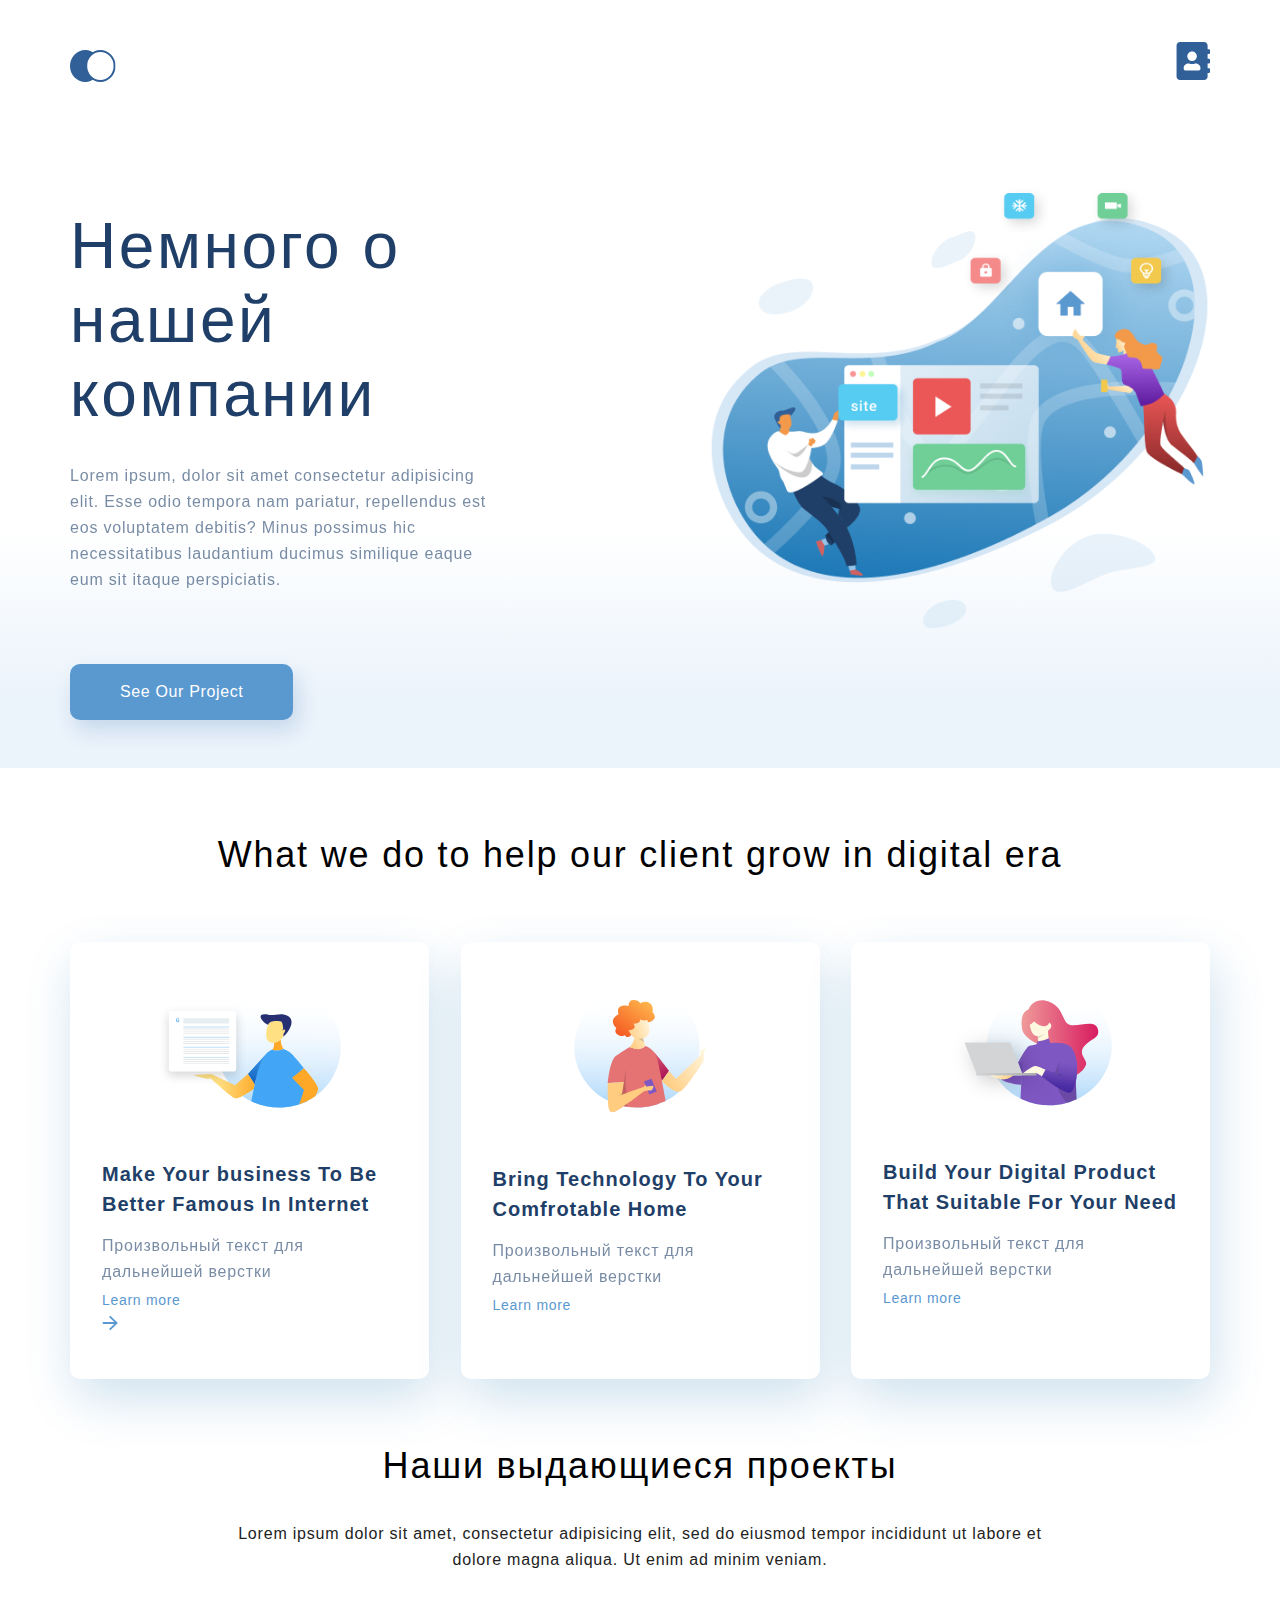
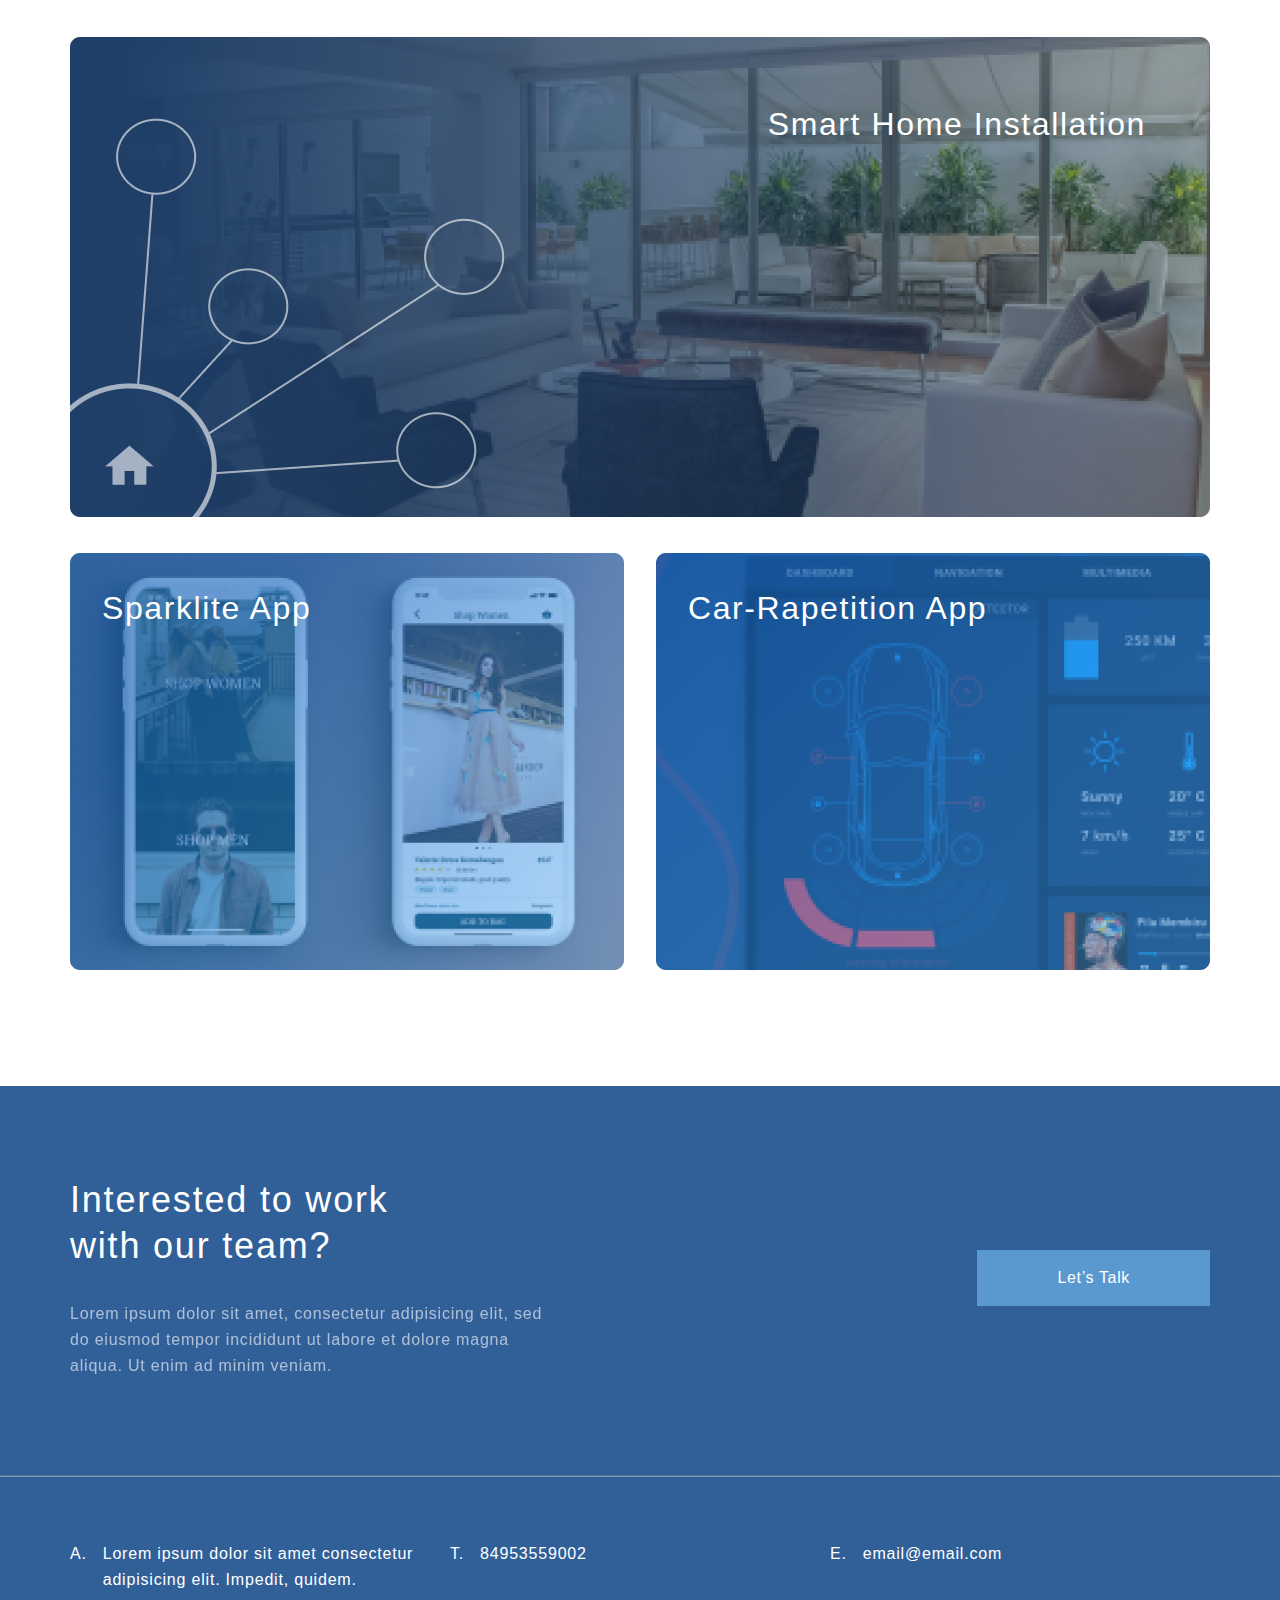
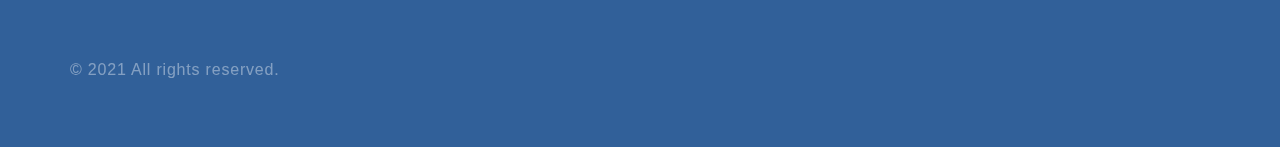
<file: index.html>
<!DOCTYPE html>
<html lang="en">

<head>
    <meta charset="UTF-8">
    <meta http-equiv="X-UA-Compatible" content="IE=edge">
    <meta name="viewport" content="width=device-width, initial-scale=1.0">
    <title>Document</title>
    <link rel="stylesheet" href="style.css">
</head>

    <body>
        <div class="top">
            <div class="container top__box">
                <ul class="header">
                    <li><a href="index.html"><img src="img/logo.svg" alt="logo"></a></li>
                    <li><a href="contacts.html"><img src="img/contact.svg" alt="contacts"></a></li>
                </ul>
                <div class="top__info">
                    <h1 class="top__heading">Немного о нашей компании</h1>
                    <p class="text top__text">Lorem ipsum, dolor sit amet consectetur adipisicing elit. Esse odio tempora nam pariatur, repellendus est eos voluptatem debitis? Minus possimus hic necessitatibus laudantium ducimus similique eaque eum sit itaque perspiciatis.</p>
                    <a href="#" class="top__button">See Our Project</a>
                </div>
            </div>
        </div>

        <div class="what-we-do container">
            <h3 class="heading">What we do to help our client grow in digital era</h3>
            <div class="card-box">
                <div class="card">
                    <img class="card__img" src="img/card1.svg" alt="card 1">
                    <h4 class="card__heading_mini">Make Your business To Be
                        Better Famous In Internet</h4>   
                    <p class="text">Произвольный текст для дальнейшей верстки</p>
                    <a class="card__link" href="#">Learn more</a> 
                    <a href="#"><img src="img/card_arrow.svg" alt="card-arrow"></a>
                </div>
                <div class="card">
                    <img class="card__img" src="img/card2.svg" alt="card 2">
                    <h4 class="card__heading_mini">Bring Technology To Your 
                        Comfrotable Home</h4>   
                    <p class="text">Произвольный текст для дальнейшей верстки</p>
                    <a class="card__link" href="#">Learn more</a>
                </div>
                <div class="card">
                    <img class="card__img" src="img/card3.svg" alt="card 3">
                    <h4 class="card__heading_mini">Build Your Digital Product
                        That Suitable For Your Need</h4>   
                    <p class="text">Произвольный текст для дальнейшей верстки</p>
                    <a class="card__link" href="#">Learn more</a>
                </div>
            </div>
        </div>

        <div class="project container">
            <h3 class="heading">Наши выдающиеся проекты</h3>
            <p class="text project__text_top">Lorem ipsum dolor sit amet, consectetur adipisicing elit, sed do eiusmod tempor incididunt ut labore et dolore magna aliqua. Ut enim ad minim veniam.</p>  
            <div class="project__item">
                <img class="project__img" src="img/project01.png" alt="photo1">
                <p class="project__text">Smart Home Installation</p>
            </div>
            <div class="project__parent">
                <div class="project__item project__item_margin">
                    <img class="project__img" src="img/project02.png" alt="photo2">
                    <p class="project__text project__text_mini">Sparklite App</p>
                </div>
                <div class="project__item">
                    <img class="project__img" src="img/project03.png" alt="photo3">
                    <p class="project__text project__text_mini">Car-Rapetition App</p>
                </div>
            </div>
        </div>

        <div class="footer">
            <div class="container">
                <div class="footer__top">
                    <div class="footer__text">
                        <h3 class="heading footer__heading">Interested to work
                        with our team?</h3>
                        <p class="text footer__texting">Lorem ipsum dolor sit amet, consectetur adipisicing elit, sed do eiusmod tempor incididunt ut labore et dolore magna aliqua. Ut enim ad minim veniam.</p>
                    </div>
                    <a href class="footer__button_talk">Let’s Talk</a>
                </div>
            </div>
            <hr>
            <div class="container">
                <div class="footer__bottom">
                    <ul class="footer__info">
                        <li class="footer__list">Lorem ipsum dolor sit amet consectetur adipisicing elit. Impedit, quidem.</li>
                        <li class="footer__list">84953559002</li>
                        <li class="footer__list">email@email.com</li>
                    </ul>
                    <div class="footer__copy">
                        <p class="text footer__copy_text">&copy 2021 All rights reserved.</p>
                    </div>
                </div>
            </div>
        </div>
    </body>
</html>
</file>
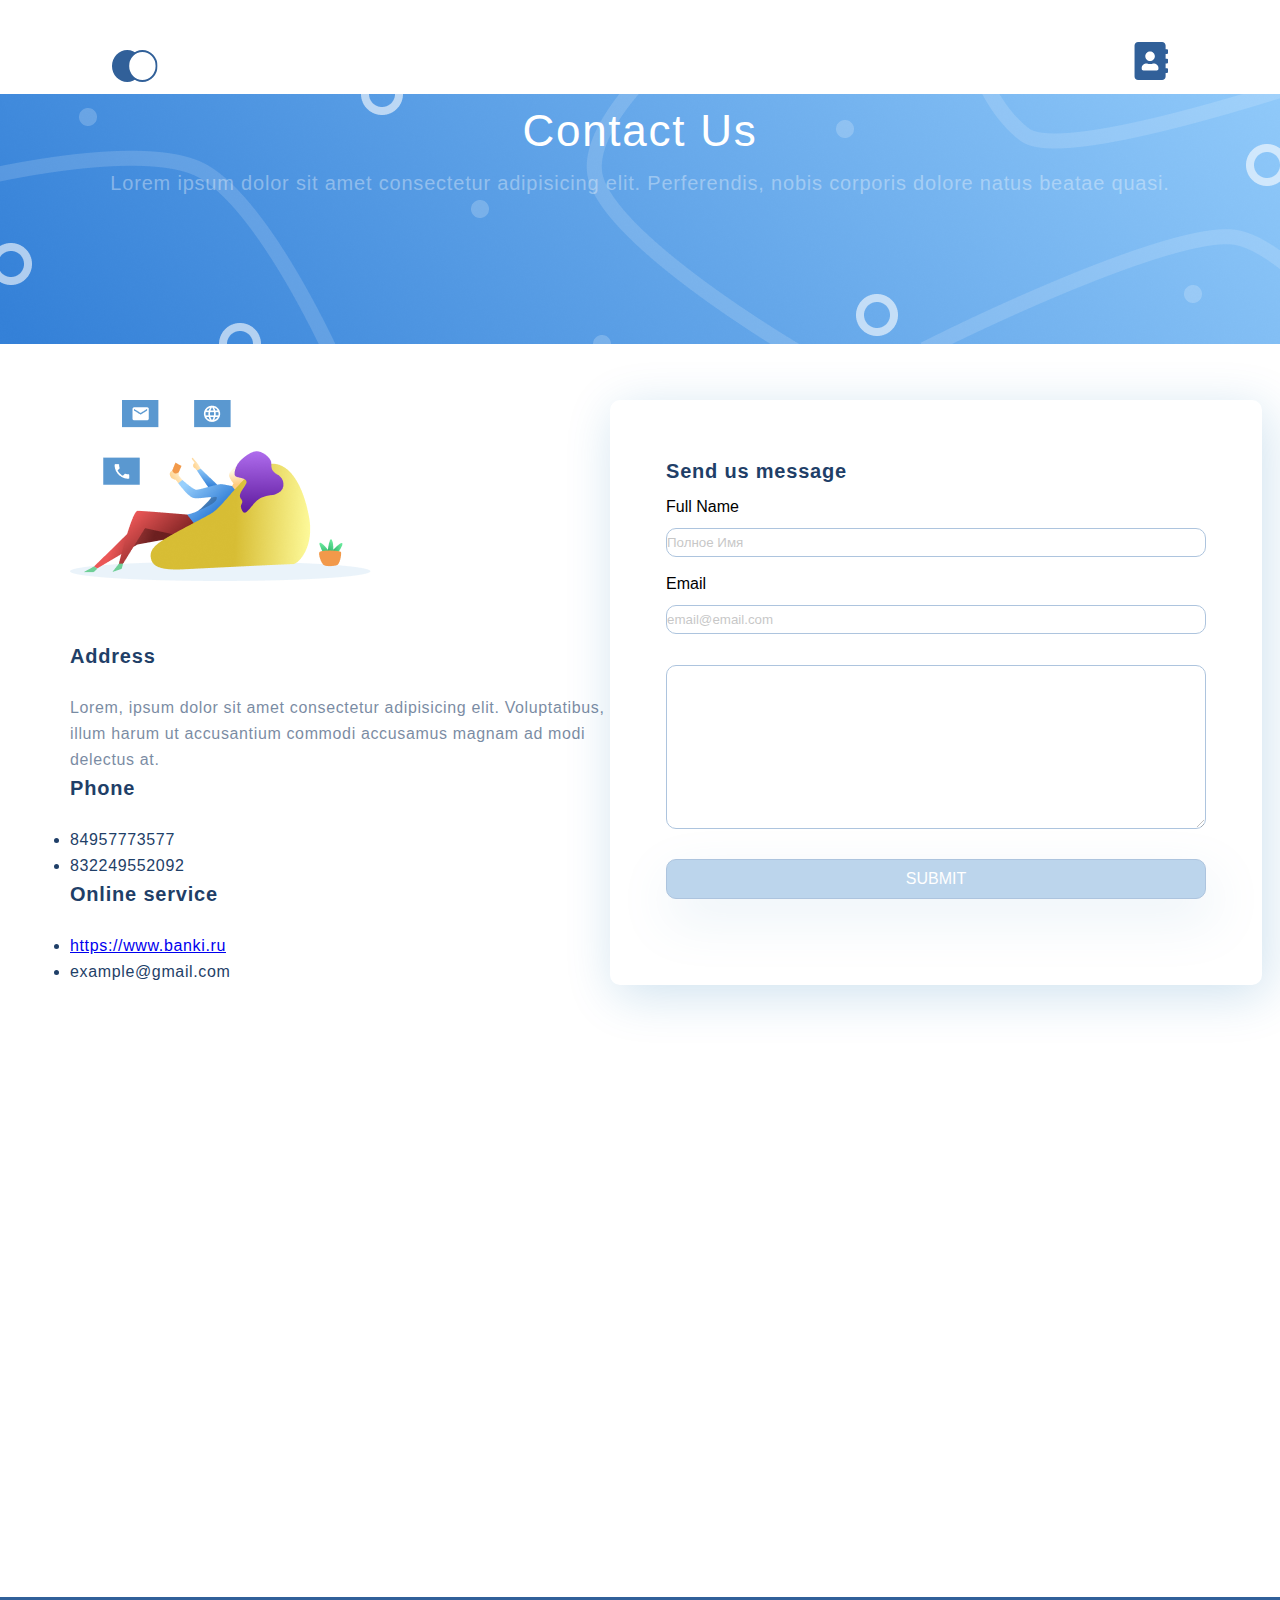
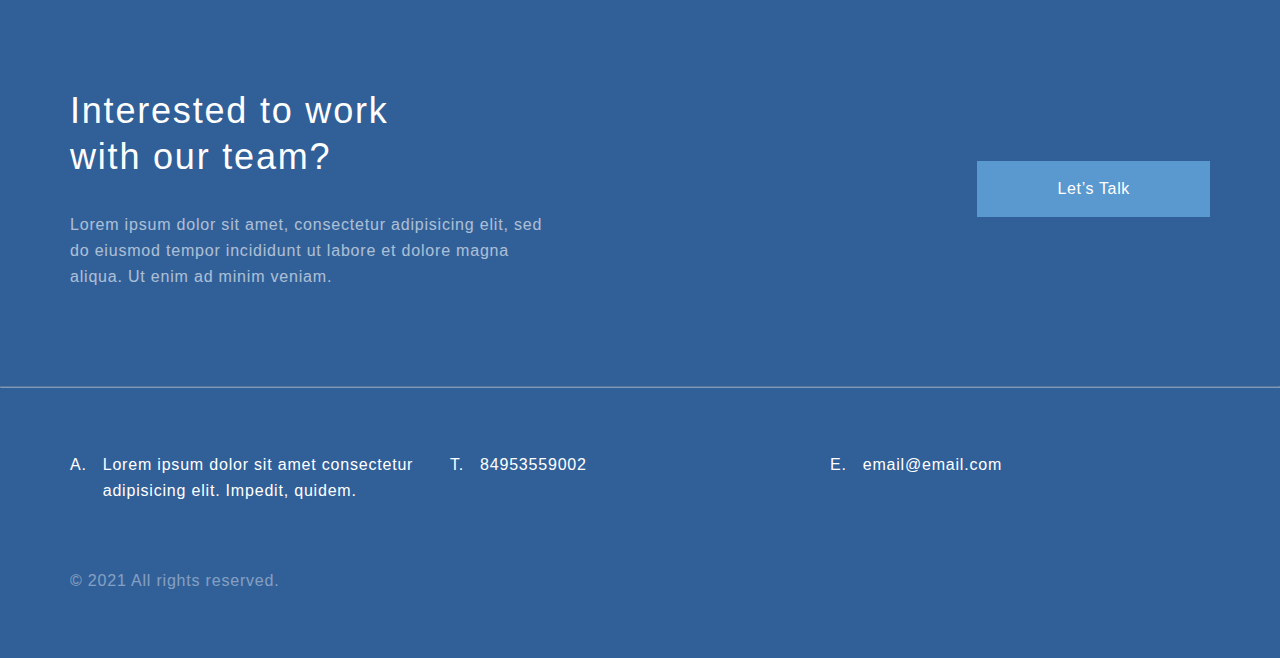
<file: contacts.html>
<!DOCTYPE html>
<html lang="en">
<head>
    <meta charset="UTF-8">
    <meta http-equiv="X-UA-Compatible" content="IE=edge">
    <meta name="viewport" content="width=device-width, initial-scale=1.0">
    <title>Document</title>
    <link rel="stylesheet" href="style.css">
</head>
<body>
    <div class="top contact__top">
        <ul class="header contact__header">
            <li><a href="index.html"><img src="img/logo.svg" alt="logo"></a></li>
            <li><a href="contacts.html"><img src="img/contact.svg" alt="contacts"></a></li>
        </ul>
           
        <div class="contact__top_text">
                <!--img class="contact_img" src="img/contact_us.png" alt="contact us">-->
            <h2 class="contact__toptext">Contact Us</h2>
            <p class="text contact_toptext_mini ">Lorem ipsum dolor sit amet consectetur adipisicing elit. Perferendis, nobis corporis dolore natus beatae quasi.</p> 
        </div>
    </div>

    <form action="#" class="container contact__main">
        <div class="contact__main_box">
            <div class="contact__info">
                <img class="contact__img" src="img/Group_contact.png" alt="picture">
                <h4 class="contact__text_form">Address</h4>
                <p class="text contact__text_form_mini">Lorem, ipsum dolor sit amet consectetur adipisicing elit. Voluptatibus, illum harum ut accusantium commodi accusamus magnam ad modi delectus at.</p>
                <h4 class="contact__text_form">Phone</h4>
                    <ul class="contact__text_form_mini">
                        <li>84957773577</li>
                        <li>832249552092</li>
                    </ul>
                <h4 class="contact__text_form">Online service</h4>
                    <ul class="contact__text_form_mini">
                        <li><a href="https://www.banki.ru" target="_blank">https://www.banki.ru</a></li>
                        <li>example@gmail.com</li>
                    </ul>
            </div>
            <div class="form">
                <h4 class="contact__text_form">Send us message</h4>
                Full Name <input class="form__mainly_slyle" type="text" size="30" placeholder="Полное Имя"><br>
                Email <input class="form__mainly_slyle" type="email" placeholder="email@email.com"><br>
                <textarea class="form__mainly_slyle" name="Message" id="" cols="30" rows="10"></textarea><br>
                <input class="form__mainly_slyle form__another_style" type="submit"  value="Submit"><br>
            </div>        
        </div>

    </form>

    <div class="container">
        <iframe src="https://yandex.ru/map-widget/v1/?um=constructor%3A7b7342a28fceca80e0fe65a55875b0103b36734952556844003b3a6d5a921692&amp;source=constructor" width="100%" height="400" frameborder="0"></iframe>
    </div>

        <div class="footer">
            <div class="container">
                <div class="footer__top">
                    <div class="footer__text">
                        <h3 class="heading footer__heading">Interested to work
                        with our team?</h3>
                        <p class="text footer__texting">Lorem ipsum dolor sit amet, consectetur adipisicing elit, sed do eiusmod tempor incididunt ut labore et dolore magna aliqua. Ut enim ad minim veniam.</p>
                    </div>
                    <a href class="footer__button_talk">Let’s Talk</a>
                </div>
            </div>
            <hr>
            <div class="container">
                <div class="footer__bottom">
                    <ul class="footer__info">
                        <li class="footer__list">Lorem ipsum dolor sit amet consectetur adipisicing elit. Impedit, quidem.</li>
                        <li class="footer__list">84953559002</li>
                        <li class="footer__list">email@email.com</li>
                    </ul>
                    <div class="footer__copy">
                        <p class="text footer__copy_text">&copy 2021 All rights reserved.</p>
                    </div>
                </div>
            </div>
        </div>
</body>
</html>
</file>
<file: style.css>
* {
  margin: 0;
  padding: 0;
}

body {
  font-family: sans-serif;
}

.container {
  max-width: 1140px;
  margin: 0 auto;
}

.text {
  font-size: 16px;
  line-height: 26px;
  color: #1F3F68;
  letter-spacing: 0.05em;
  opacity: 0.6;
}

.heading {
  font-size: 36px;
  text-align: center;
  font-weight: 300;
  line-height: 46px;
  letter-spacing: 0.05em;
}

.top {
  min-height: 768px;
  background: -webkit-gradient(linear, left bottom, left top, color-stop(8.84%, #EBF3FB), color-stop(31.12%, rgba(152, 195, 232, 0)));
  background: linear-gradient(0deg, #EBF3FB 8.84%, rgba(152, 195, 232, 0) 31.12%);
}

.top .header {
  list-style-type: none;
  display: -webkit-box;
  display: -ms-flexbox;
  display: flex;
  -webkit-box-pack: justify;
      -ms-flex-pack: justify;
          justify-content: space-between;
  padding-top: 42px;
}

.top__box {
  display: -webkit-box;
  display: -ms-flexbox;
  display: flex;
  -webkit-box-orient: vertical;
  -webkit-box-direction: normal;
      -ms-flex-direction: column;
          flex-direction: column;
  height: 100%;
}

.top__info {
  padding-top: 115px;
  -webkit-box-flex: 1;
      -ms-flex-positive: 1;
          flex-grow: 1;
  background-image: url(img/top__back.png);
  background-repeat: no-repeat;
  background-position: right center;
  background-size: 44%;
}

.top__heading {
  width: 510px;
  font-size: 64px;
  font-weight: 300;
  color: #1F3F68;
  line-height: 74px;
  letter-spacing: 0.04em;
  margin-bottom: 32px;
}

.top__text {
  width: 425px;
}

.top__button {
  font-size: 16px;
  line-height: 26px;
  text-align: center;
  letter-spacing: 0.04em;
  color: #FFFFFF;
  background: #5A98D0;
  -webkit-box-shadow: 5px 10px 20px rgba(53, 110, 173, 0.2);
          box-shadow: 5px 10px 20px rgba(53, 110, 173, 0.2);
  border-radius: 10px;
  padding: 15px 50px;
  text-decoration: none;
  display: inline-block;
  margin-top: 71px;
}

.what-we-do {
  padding-top: 64px;
}

.what-we-do .card-box {
  display: -webkit-box;
  display: -ms-flexbox;
  display: flex;
  -webkit-box-pack: justify;
      -ms-flex-pack: justify;
          justify-content: space-between;
  padding-top: 64px;
  padding-bottom: 64px;
}

.what-we-do .card-box .card {
  width: 359px;
  padding: 44px 32px;
  -webkit-box-sizing: border-box;
          box-sizing: border-box;
  -webkit-box-shadow: 5px 20px 50px rgba(16, 112, 177, 0.2);
          box-shadow: 5px 20px 50px rgba(16, 112, 177, 0.2);
  border-radius: 10px;
  background-color: #fff;
  display: -webkit-box;
  display: -ms-flexbox;
  display: flex;
  -webkit-box-orient: vertical;
  -webkit-box-direction: normal;
      -ms-flex-direction: column;
          flex-direction: column;
}

.what-we-do .card-box .card__img {
  -ms-flex-item-align: center;
      -ms-grid-row-align: center;
      align-self: center;
  margin-bottom: 51px;
}

.what-we-do .card-box .card__heading_mini {
  font-size: 20px;
  line-height: 30px;
  color: #1F3F68;
  letter-spacing: 0.05em;
  margin-bottom: 14px;
}

.what-we-do .card-box .card__link {
  font-size: 14px;
  line-height: 30px;
  letter-spacing: 0.05em;
  color: #5A98D0;
  text-decoration: none;
}

.project__text_top {
  width: 75%;
  margin: 32px auto 64px;
  color: #222222;
  opacity: 1;
  text-align: center;
}

.project__item {
  position: relative;
  -webkit-box-flex: 1;
      -ms-flex-positive: 1;
          flex-grow: 1;
}

.project__img {
  width: 100%;
}

.project__text {
  font-size: 32px;
  line-height: 46px;
  text-align: right;
  letter-spacing: 0.05em;
  color: #FFFFFF;
  position: absolute;
  top: 64px;
  right: 64px;
}

.project__parent {
  display: -webkit-box;
  display: -ms-flexbox;
  display: flex;
  -webkit-box-pack: justify;
      -ms-flex-pack: justify;
          justify-content: space-between;
  margin-top: 32px;
}

.project__item_margin {
  margin-right: 32px;
}

.project__text_mini {
  right: auto;
  top: 32px;
  left: 32px;
  text-align: left;
}

.footer {
  background: #316099;
  padding-top: 91px;
  padding-bottom: 64px;
  margin-top: 112px;
}

.footer__top {
  padding-bottom: 96px;
  display: -webkit-box;
  display: -ms-flexbox;
  display: flex;
  -webkit-box-pack: justify;
      -ms-flex-pack: justify;
          justify-content: space-between;
  -webkit-box-align: center;
      -ms-flex-align: center;
          align-items: center;
  -ms-flex-wrap: wrap;
      flex-wrap: wrap;
}

.footer__text {
  width: 495px;
}

.footer__heading {
  width: 340px;
  text-align: left;
  color: #FFFFFF;
  margin-bottom: 32px;
}

.footer__texting {
  color: #FFFFFF;
}

.footer__button_talk {
  font-size: 16px;
  line-height: 26px;
  text-align: center;
  letter-spacing: 0.04em;
  color: #FFFFFF;
  padding: 15px 80px;
  background: #5A98D0;
  text-decoration: none;
}

.footer hr {
  opacity: 0.4;
}

.footer__info {
  display: -webkit-box;
  display: -ms-flexbox;
  display: flex;
  -webkit-box-pack: justify;
      -ms-flex-pack: justify;
          justify-content: space-between;
  margin-top: 64px;
}

.footer__list {
  font-size: 16px;
  line-height: 26px;
  letter-spacing: 0.05em;
  color: #FFFFFF;
  -webkit-box-flex: 1;
      -ms-flex-positive: 1;
          flex-grow: 1;
  -ms-flex-preferred-size: 33.3333%;
      flex-basis: 33.3333%;
  list-style-type: none;
  display: -webkit-box;
  display: -ms-flexbox;
  display: flex;
  margin-right: 32px;
}

.footer__list:first-child::before {
  content: 'A.';
  display: block;
  margin-right: 16px;
}

.footer__list:nth-child(2)::before {
  content: 'T.';
  display: block;
  margin-right: 16px;
}

.footer__list:last-child::before {
  content: 'E.';
  display: block;
  margin-right: 16px;
}

.footer__copy {
  margin-top: 64px;
}

.footer__copy_text {
  font-size: 16px;
  line-height: 26px;
  letter-spacing: 0.05em;
  color: #FFFFFF;
  opacity: 0.4;
}

.contact__top {
  min-height: 340px;
}

.contact__top .contact__header {
  padding-right: 112px;
  padding-left: 112px;
}

.contact__top .contact__top_text {
  background-image: url(img/contact_us.png);
  min-height: 250px;
}

.contact__top .contact__top_text .contact__toptext {
  font-weight: 500;
  font-size: 44px;
  text-align: center;
  line-height: 74px;
  letter-spacing: 0.04em;
  color: #FFFFFF;
  top: 36px;
  right: 566px;
}

.contact__top .contact__top_text .contact_toptext_mini {
  text-align: center;
  font-size: 20px;
  line-height: 30px;
  letter-spacing: 0.04em;
  color: rgba(255, 255, 255, 0.6);
}

.contact__main {
  display: -webkit-box;
  display: -ms-flexbox;
  display: flex;
  -webkit-box-pack: justify;
      -ms-flex-pack: justify;
          justify-content: space-between;
  padding-top: 56px;
  padding-bottom: 96px;
}

.contact__main .contact__main_box {
  display: -webkit-box;
  display: -ms-flexbox;
  display: flex;
}

.contact__main .contact__main_box .contact__info {
  width: 540px;
}

.contact__main .contact__main_box .contact__img {
  margin-bottom: 56px;
}

.contact__main .contact__main_box .contact__text_form {
  font-size: 20px;
  line-height: 30px;
  letter-spacing: 0.04em;
  color: #1F3F68;
}

.contact__main .contact__main_box .contact__text_form_mini {
  font-size: 16px;
  line-height: 26px;
  letter-spacing: 0.04em;
  color: #1F3F68;
  margin-top: 24px;
}

.contact__main .form {
  background: #FFFFFF;
  -webkit-box-shadow: 5px 10px 50px rgba(16, 112, 177, 0.2);
          box-shadow: 5px 10px 50px rgba(16, 112, 177, 0.2);
  border-radius: 10px;
  width: 540px;
  padding: 56px;
  display: -ms-grid;
  display: grid;
}

.contact__main .form__mainly_slyle {
  border: 1px solid #356EAD;
  -webkit-box-sizing: border-box;
          box-sizing: border-box;
  border-radius: 10px;
  opacity: 0.4;
}

.contact__main .form__another_style {
  background: #5A98D0;
  -webkit-box-shadow: 5px 20px 50px rgba(16, 112, 177, 0.2);
          box-shadow: 5px 20px 50px rgba(16, 112, 177, 0.2);
  border-radius: 10px;
  font-weight: 500;
  font-size: 16px;
  line-height: 26px;
  text-align: center;
  color: #FFFFFF;
  text-transform: uppercase;
}

@media (max-width: 1024px) {
  .container {
    padding-left: 32px;
    padding-right: 32px;
  }
  .top__info {
    background-position: right 280px;
  }
  .card-box {
    -webkit-box-orient: vertical;
    -webkit-box-direction: normal;
        -ms-flex-direction: column;
            flex-direction: column;
    -webkit-box-align: center;
        -ms-flex-align: center;
            align-items: center;
  }
  .card {
    margin-bottom: 32px;
  }
  .footer {
    padding-top: 47px;
    margin-top: 109px;
  }
  .button__talk {
    padding: 4px 31px;
  }
  .footer__info {
    -webkit-box-orient: vertical;
    -webkit-box-direction: normal;
        -ms-flex-direction: column;
            flex-direction: column;
  }
  .footer__list {
    margin-bottom: 24px;
  }
}

@media (max-width: 667px) {
  .header {
    padding-top: 24px;
  }
  .top {
    min-height: 376px;
    padding-bottom: 41px;
    -webkit-box-sizing: border-box;
            box-sizing: border-box;
  }
  .top__info {
    padding-top: 36px;
    display: -webkit-box;
    display: -ms-flexbox;
    display: flex;
    -webkit-box-orient: vertical;
    -webkit-box-direction: normal;
        -ms-flex-direction: column;
            flex-direction: column;
    -webkit-box-align: center;
        -ms-flex-align: center;
            align-items: center;
    background-image: none;
  }
  .top__heading {
    width: 100%;
    font-size: 32px;
    line-height: 37px;
    margin-bottom: 12px;
    text-align: center;
  }
  .top__text {
    width: 100%;
    text-align: center;
  }
  .top__button {
    font-size: 12px;
    line-height: 26px;
    padding: 0 8px;
  }
  .heading {
    font-size: 24px;
    line-height: 28px;
  }
  .what-we-do {
    padding-top: 48px;
  }
  .card-box {
    padding-top: 32px;
  }
  .card {
    width: 100%;
  }
  .text_project {
    width: 100%;
  }
  .project__text {
    font-size: 16px;
    line-height: 19px;
    top: 16px;
    right: 16px;
  }
  .project__text_mini {
    left: 16px;
  }
  .project__parent {
    -webkit-box-orient: vertical;
    -webkit-box-direction: normal;
        -ms-flex-direction: column;
            flex-direction: column;
    margin-top: 16px;
  }
  .project__item_margin {
    margin-right: 0;
    margin-bottom: 16px;
  }
  .footer {
    padding-top: 18px;
    padding-bottom: 32px;
  }
  .footer__top {
    -webkit-box-orient: vertical;
    -webkit-box-direction: normal;
        -ms-flex-direction: column;
            flex-direction: column;
    padding-bottom: 41px;
  }
  .footer__text {
    width: 100%;
  }
  .footer__heading {
    width: 75%;
    margin: 0 auto 32px;
    text-align: center;
  }
  .text_footer {
    text-align: center;
    margin-bottom: 40px;
  }
  .footer__list {
    margin-bottom: 18px;
  }
  .footer__copy {
    margin-top: 32px;
  }
}
/*# sourceMappingURL=style.css.map */
</file>
